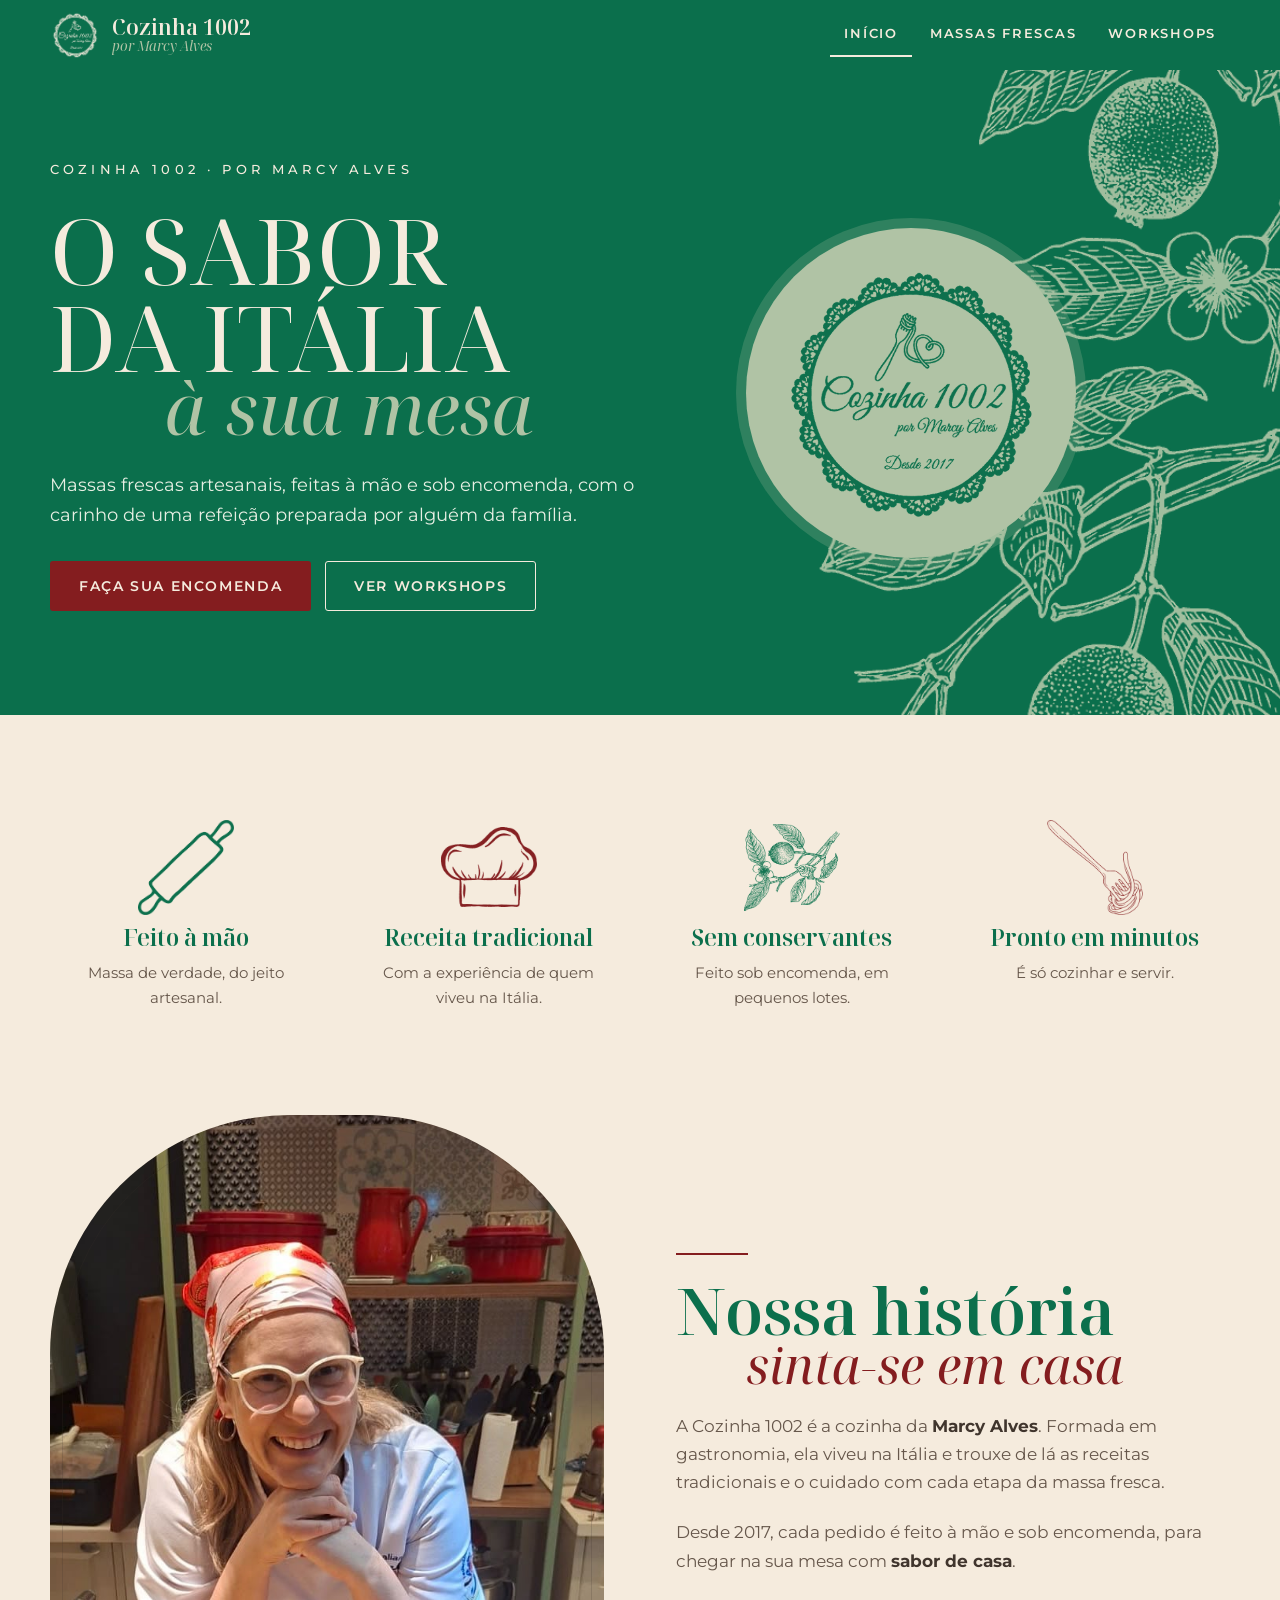
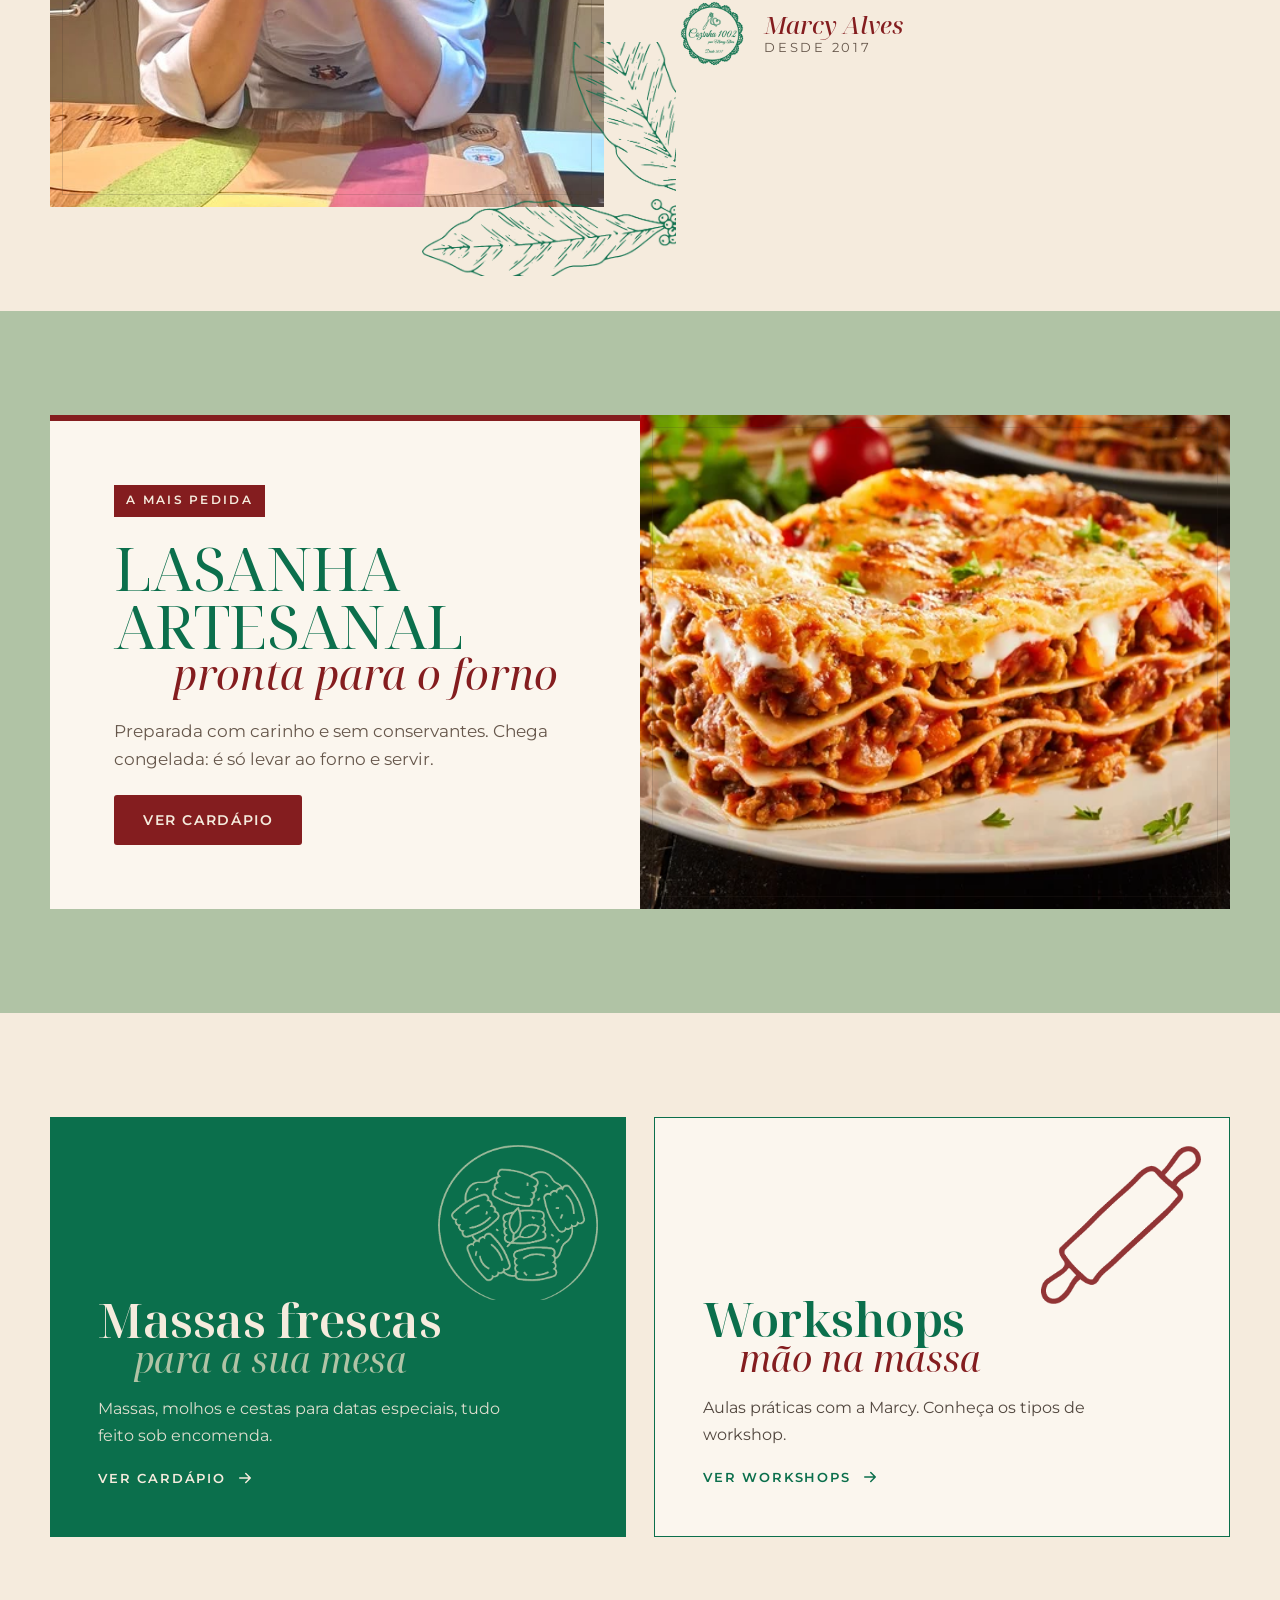
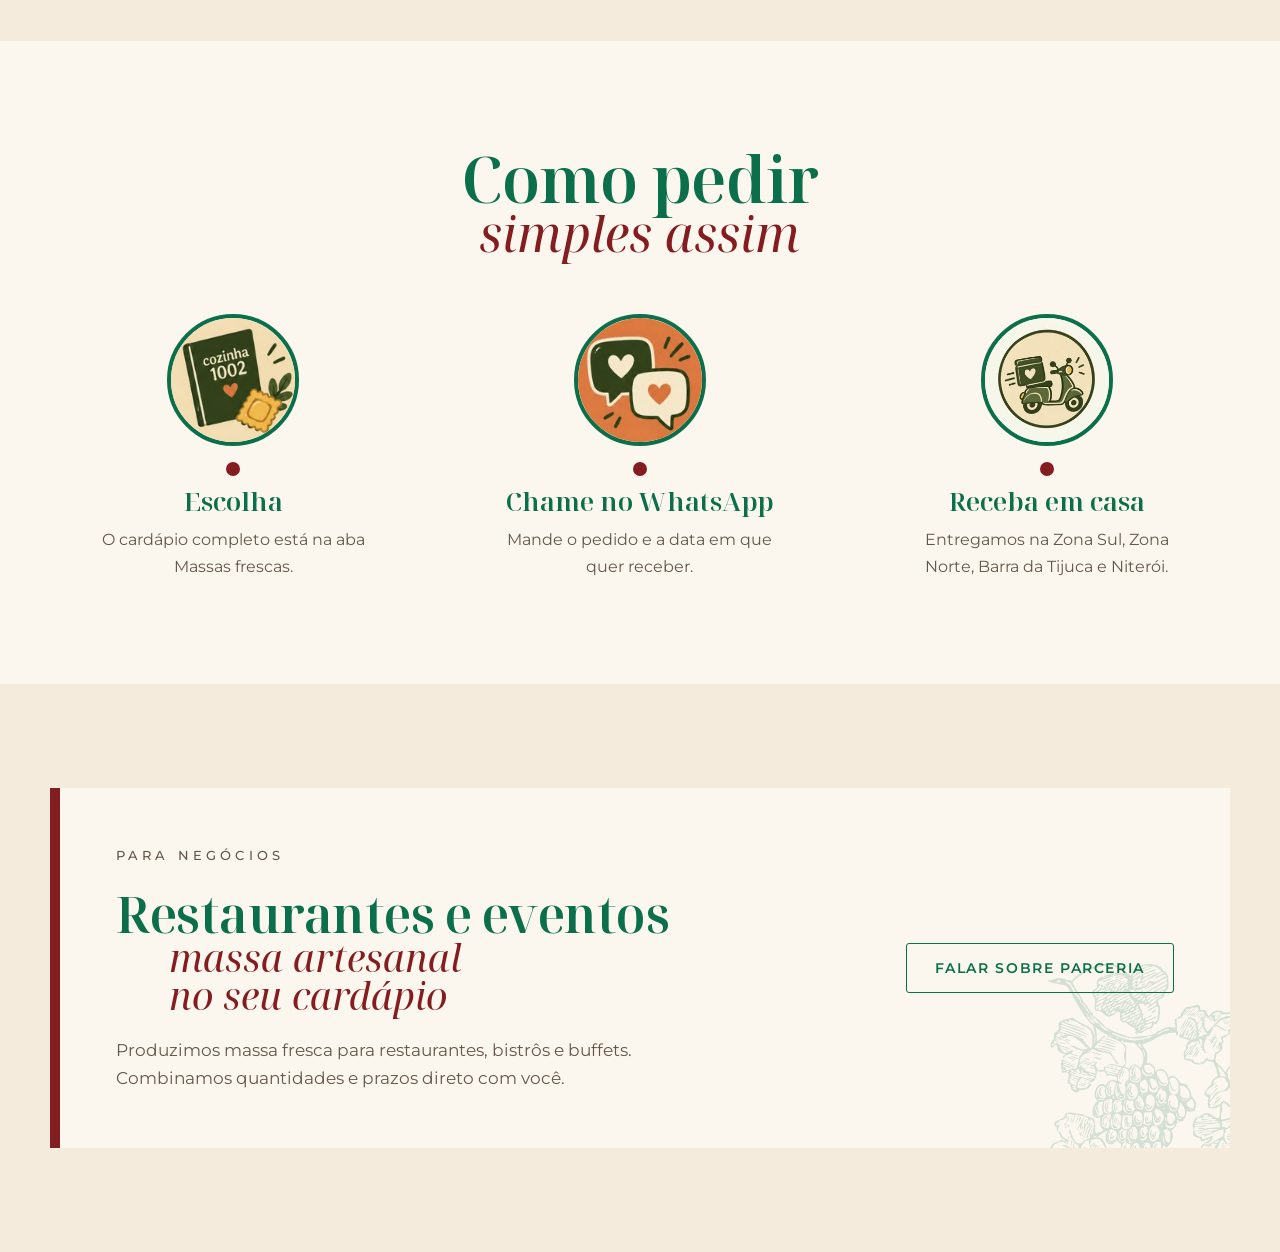
<file: index.html>
<!doctype html>
<html lang="pt-BR">
<head>
<meta charset="utf-8">
<meta name="viewport" content="width=device-width, initial-scale=1, viewport-fit=cover">
<title>Cozinha 1002</title>
<meta name="description" content="Cozinha 1002 por Marcy Alves: massas frescas artesanais feitas à mão, sob encomenda, no Rio de Janeiro. Desde 2017.">
<link rel="preconnect" href="https://fonts.googleapis.com">
<link rel="preconnect" href="https://fonts.gstatic.com" crossorigin>
<link rel="stylesheet" href="https://fonts.googleapis.com/css2?family=Montserrat:wght@400;500;600;700&family=Noto+Serif+Display:ital,wght@0,400;0,600;0,700;1,400;1,500&display=swap">
<link rel="stylesheet" href="style.css">
</head>
<body>

<header class="topo faixa">
  <div class="miolo">
    <a class="marca" href="#inicio" aria-label="Cozinha 1002, página inicial">
      <img class="logo" src="img/logo-creme.png" alt="" width="50" height="50">
      <span class="marca-nome"><b>Cozinha 1002</b><i>por Marcy Alves</i></span>
    </a>
    <!-- ============================================================
         MASSAS FRESCAS = site publicado no Canva (abre direto, inteiro).
         O Canva não deixa esse site ser carregado dentro de outro
         (X-Frame-Options: SAMEORIGIN), então o menu leva até ele.
         Se o endereço do site do Canva mudar, troque em TODOS os links
         com class="link-cardapio" (menu, capa, lasanha e porta verde).
         No Canva, ponha um botão "Voltar ao início" apontando para cá.

         WORKSHOPS = mesma ideia: site publicado no Canva.
         Se o endereço mudar, troque em TODOS os links com
         class="link-workshops" (menu, capa e porta clara).
         ============================================================ -->
    <nav class="menu" aria-label="Menu principal">
      <a href="#inicio">Início</a>
      <a class="link-cardapio" href="https://platypus-v4bv8j.my.canva.site/c-pia-de-card-pio-cozinha-1002-site">Massas frescas</a>
      <a class="link-workshops" href="https://platypus-v4bv8j.my.canva.site/c-pia-de-workshops-cozinha-1002-site">Workshops</a>
    </nav>
  </div>
</header>

<main>

  <!-- ===================== ABA: INÍCIO (padrão) ===================== -->
  <div id="inicio">
    <section class="capa faixa">
      <span class="ilustra i-ramo-capa" aria-hidden="true"></span>
      <div class="miolo">
        <div class="capa-texto">
          <span class="sobrelinha">Cozinha 1002 · por Marcy Alves</span>
          <h1><span class="t1">O sabor da Itália</span><span class="t2">à sua mesa</span></h1>
          <p class="lead">Massas frescas artesanais, feitas à mão e sob encomenda, com o carinho de uma refeição preparada por alguém da família.</p>
          <div class="botoes">
            <a class="botao botao-vermelho link-cardapio" href="https://platypus-v4bv8j.my.canva.site/c-pia-de-card-pio-cozinha-1002-site">Faça sua encomenda</a>
            <a class="botao botao-claro link-workshops" href="https://platypus-v4bv8j.my.canva.site/c-pia-de-workshops-cozinha-1002-site">Ver workshops</a>
          </div>
        </div>
        <div class="medalha">
          <img class="logo" src="img/logo-verde.png" alt="Logo Cozinha 1002 por Marcy Alves, desde 2017" width="420" height="420">
        </div>
      </div>
    </section>

    <section class="secao faixa" aria-label="O que nos define">
      <div class="miolo">
        <ul class="valores">
          <li><span class="ilustra i-rolo" aria-hidden="true"></span><h3>Feito à mão</h3><p>Massa de verdade, do jeito artesanal.</p></li>
          <li><span class="ilustra i-chapeu" aria-hidden="true"></span><h3>Receita tradicional</h3><p>Com a experiência de quem viveu na Itália.</p></li>
          <li><span class="ilustra i-ramo" aria-hidden="true"></span><h3>Sem conservantes</h3><p>Feito sob encomenda, em pequenos lotes.</p></li>
          <li><span class="ilustra i-garfo" aria-hidden="true"></span><h3>Pronto em minutos</h3><p>É só cozinhar e servir.</p></li>
        </ul>
      </div>
    </section>

    <section class="secao junto faixa" aria-labelledby="titulo-historia">
      <div class="miolo">
        <div class="dupla">
          <div class="historia-foto">
            <div class="foto"><img src="img/marcy.jpg" alt="Marcy Alves sorrindo na cozinha, com tiras de massa fresca colorida na bancada" width="704" height="1252" loading="lazy" style="object-position: center 40%"></div>
            <span class="ilustra i-folhas" aria-hidden="true"></span>
          </div>
          <div class="texto">
            <hr class="fio">
            <h2 class="titulo" id="titulo-historia"><span class="t1">Nossa história</span><span class="t2">sinta-se em casa</span></h2>
            <p>A Cozinha 1002 é a cozinha da <strong>Marcy Alves</strong>. Formada em gastronomia, ela viveu na Itália e trouxe de lá as receitas tradicionais e o cuidado com cada etapa da massa fresca.</p>
            <p>Desde 2017, cada pedido é feito à mão e sob encomenda, para chegar na sua mesa com <strong>sabor de casa</strong>.</p>
            <div class="assinatura-marcy">
              <img class="logo" src="img/logo-verde.png" alt="" width="72" height="72">
              <span><b>Marcy Alves</b><small>Desde 2017</small></span>
            </div>
          </div>
        </div>
      </div>
    </section>

    <section class="secao pastel faixa" aria-labelledby="titulo-lasanha">
      <div class="miolo">
        <div class="lasanha">
          <div class="texto">
            <span class="selo">A mais pedida</span>
            <h2 class="titulo" id="titulo-lasanha"><span class="t1">Lasanha artesanal</span><span class="t2">pronta para o forno</span></h2>
            <p>Preparada com carinho e sem conservantes. Chega congelada: é só levar ao forno e servir.</p>
            <a class="botao botao-vermelho link-cardapio" href="https://platypus-v4bv8j.my.canva.site/c-pia-de-card-pio-cozinha-1002-site">Ver cardápio</a>
          </div>
          <div class="foto"><img src="img/lasanha.webp" alt="Fatia de lasanha à bolonhesa gratinada, servida no prato" width="640" height="400" loading="lazy"></div>
        </div>
      </div>
    </section>

    <section class="secao faixa" aria-label="Encomendas e workshops">
      <div class="miolo">
        <div class="portas">
          <a class="porta verde link-cardapio" href="https://platypus-v4bv8j.my.canva.site/c-pia-de-card-pio-cozinha-1002-site">
            <span class="ilustra i-ravioli" aria-hidden="true"></span>
            <h2 class="titulo"><span class="t1">Massas frescas</span><span class="t2">para a sua mesa</span></h2>
            <p>Massas, molhos e cestas para datas especiais, tudo feito sob encomenda.</p>
            <span class="seta">Ver cardápio <svg viewBox="0 0 24 24" fill="none" stroke="currentColor" stroke-width="2" stroke-linecap="round" stroke-linejoin="round" aria-hidden="true"><path d="M5 12h14M13 6l6 6-6 6"/></svg></span>
          </a>
          <a class="porta clara link-workshops" href="https://platypus-v4bv8j.my.canva.site/c-pia-de-workshops-cozinha-1002-site">
            <span class="ilustra i-rolo vermelho" aria-hidden="true"></span>
            <h2 class="titulo"><span class="t1">Workshops</span><span class="t2">mão na massa</span></h2>
            <p>Aulas práticas com a Marcy. Conheça os tipos de workshop.</p>
            <span class="seta" style="color: var(--verde)">Ver workshops <svg viewBox="0 0 24 24" fill="none" stroke="currentColor" stroke-width="2" stroke-linecap="round" stroke-linejoin="round" aria-hidden="true"><path d="M5 12h14M13 6l6 6-6 6"/></svg></span>
          </a>
        </div>
      </div>
    </section>

    <section class="secao papel faixa" aria-labelledby="titulo-pedir">
      <div class="miolo">
        <div class="cabeca centro">
          <h2 class="titulo centro" id="titulo-pedir"><span class="t1">Como pedir</span><span class="t2">simples assim</span></h2>
        </div>
        <ol class="passos">
          <li>
            <span class="icone"><img src="img/icone-cardapio.jpg" alt=""></span>
            <span class="ponto" aria-hidden="true"></span>
            <h3>Escolha</h3>
            <p>O cardápio completo está na aba Massas frescas.</p>
          </li>
          <li>
            <span class="icone"><img src="img/icone-conversa.jpg" alt=""></span>
            <span class="ponto" aria-hidden="true"></span>
            <h3>Chame no WhatsApp</h3>
            <p>Mande o pedido e a data em que quer receber.</p>
          </li>
          <li>
            <span class="icone"><img src="img/icone-delivery.jpg" alt=""></span>
            <span class="ponto" aria-hidden="true"></span>
            <h3>Receba em casa</h3>
            <p>Entregamos na Zona Sul, Zona Norte, Barra da Tijuca e Niterói.</p>
          </li>
        </ol>
      </div>
    </section>

    <section class="secao faixa" aria-labelledby="titulo-negocios">
      <div class="miolo">
        <div class="negocios">
          <span class="ilustra i-uvas" aria-hidden="true"></span>
          <div class="texto">
            <span class="sobrelinha" style="color: var(--marrom-suave)">Para negócios</span>
            <h2 class="titulo" id="titulo-negocios"><span class="t1">Restaurantes e eventos</span><span class="t2">massa artesanal no seu cardápio</span></h2>
            <p>Produzimos massa fresca para restaurantes, bistrôs e buffets. Combinamos quantidades e prazos direto com você.</p>
          </div>
          <div class="botoes"><a class="botao botao-verde" href="https://wa.me/5521966134875" target="_blank" rel="noopener">Falar sobre parceria</a></div>
        </div>
      </div>
    </section>
  </div>

</main>

</body>
</html>
</file>
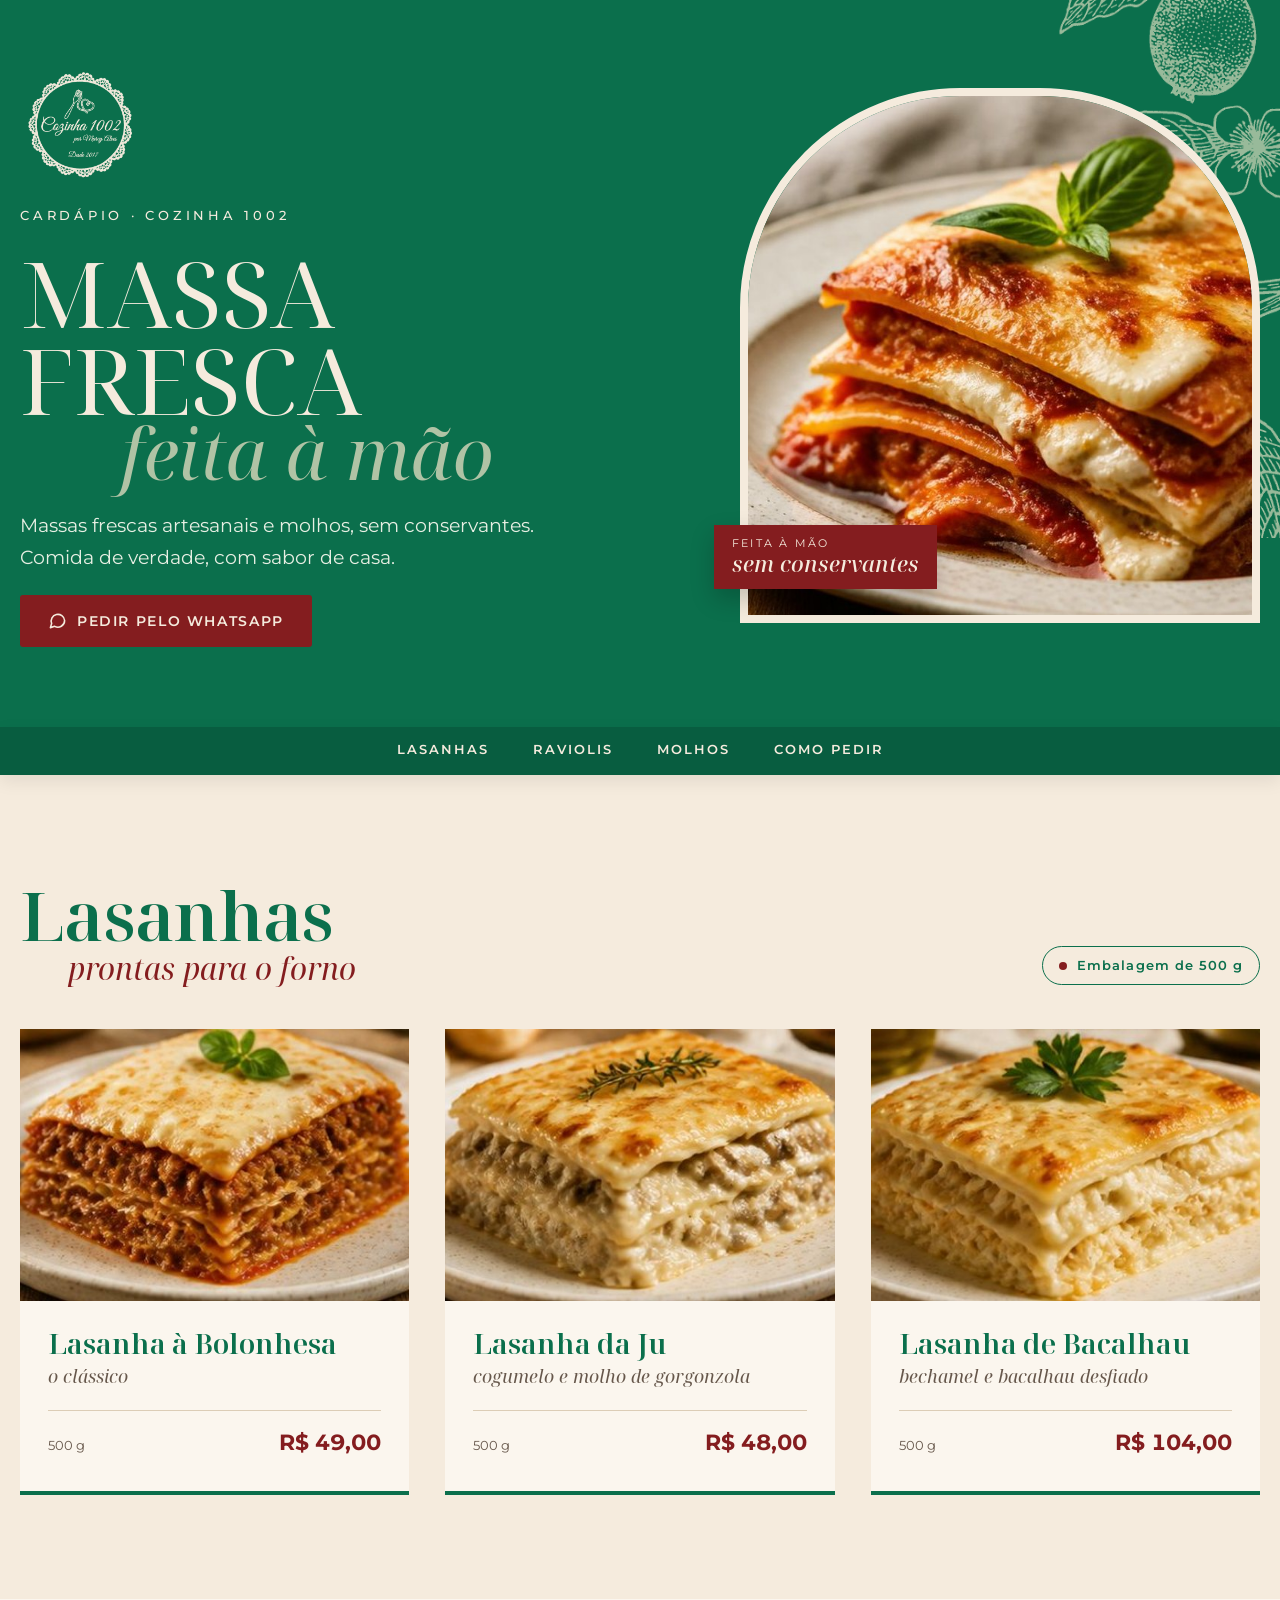
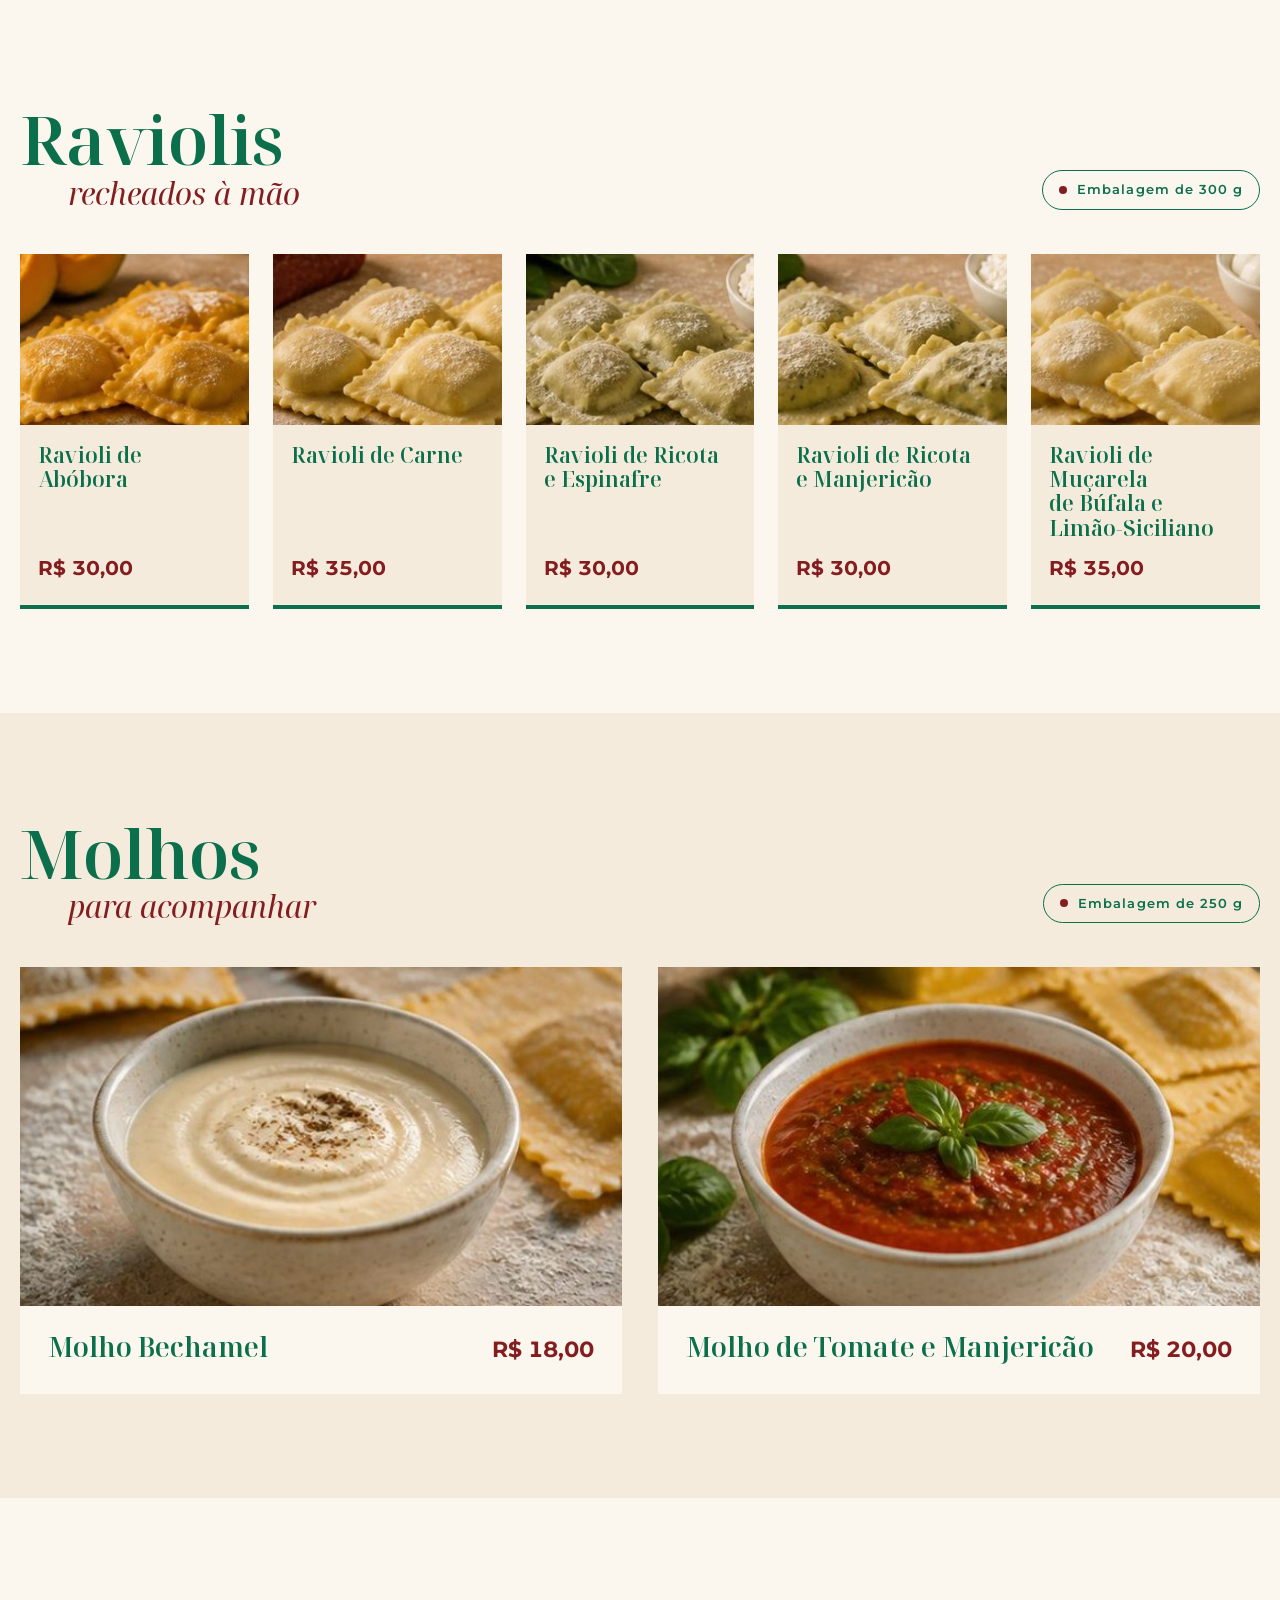
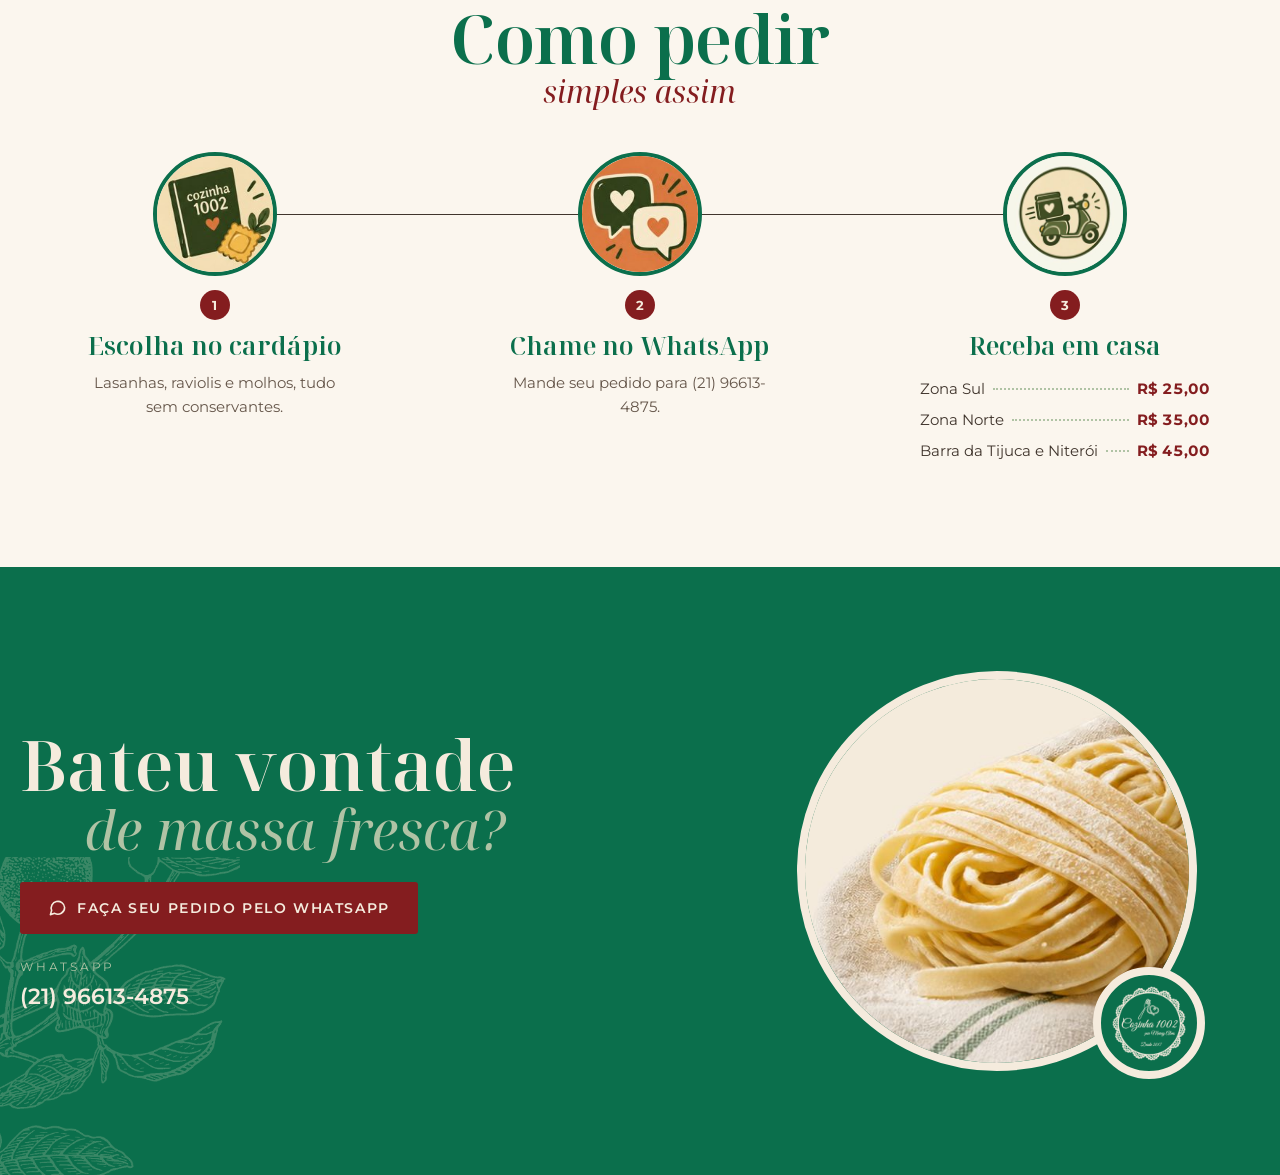
<file: cardapio/index.html>
<!doctype html>
<html lang="pt-BR">
<head>
<meta charset="utf-8">
<meta name="viewport" content="width=device-width, initial-scale=1, viewport-fit=cover">
<title>Cardápio Cozinha 1002</title>
<meta name="description" content="Cardápio da Cozinha 1002 por Marcy Alves: lasanhas, raviolis e molhos artesanais, sem conservantes. Pedidos pelo WhatsApp.">
<link rel="preconnect" href="https://fonts.googleapis.com">
<link rel="preconnect" href="https://fonts.gstatic.com" crossorigin>
<link rel="stylesheet" href="https://fonts.googleapis.com/css2?family=Montserrat:wght@400;500;600;700&family=Noto+Serif+Display:ital,wght@0,400;0,600;1,400;1,500&display=swap">
<link rel="stylesheet" href="style.css">
</head>
<body>

<header class="capa faixa">
  <img class="deco ramo" src="img/ramo-capa-pastel.png" alt="">
  <div class="miolo">
    <div class="capa-texto">
      <img class="logo" src="img/logo-creme.png" alt="Cozinha 1002 por Marcy Alves, desde 2017" width="104" height="104">
      <span class="sobrelinha">Cardápio · Cozinha 1002</span>
      <h1><span class="t1">Massa fresca</span><span class="t2">feita à mão</span></h1>
      <p class="lead">Massas frescas artesanais e molhos, sem conservantes. Comida de verdade, com sabor de casa.</p>
      <a class="botao" href="https://wa.me/5521966134875">
        <svg viewBox="0 0 24 24" fill="none" stroke="currentColor" stroke-width="2" stroke-linecap="round" stroke-linejoin="round" aria-hidden="true"><path d="M21 12a8.5 8.5 0 0 1-12.6 7.4L3 21l1.6-5.2A8.5 8.5 0 1 1 21 12z"/></svg>
        Pedir pelo WhatsApp
      </a>
    </div>
    <div class="capa-foto">
      <img src="img/lasanha-capa.jpg" alt="Fatia de lasanha à bolonhesa" width="739" height="760">
      <div class="selo-preco"><small>Feita à mão</small><b>sem conservantes</b></div>
    </div>
  </div>
</header>

<nav class="atalhos faixa" aria-label="Seções do cardápio">
  <ul class="miolo">
    <li><a href="#lasanhas">Lasanhas</a></li>
    <li><a href="#raviolis">Raviolis</a></li>
    <li><a href="#molhos">Molhos</a></li>
    <li><a href="#como-pedir">Como pedir</a></li>
  </ul>
</nav>

<main>

  <section class="secao faixa" id="lasanhas" aria-labelledby="t-lasanhas">
    <div class="miolo">
      <div class="cabeca">
        <h2 class="titulo" id="t-lasanhas"><span class="t1">Lasanhas</span><span class="t2">prontas para o forno</span></h2>
        <span class="embalagem">Embalagem de 500 g</span>
      </div>
      <div class="lasanhas">
        <article class="lasanha">
          <img src="img/lasanha-bolonhesa.jpg" alt="Lasanha à bolonhesa" width="479" height="334">
          <div class="lasanha-corpo">
            <h3>Lasanha à Bolonhesa</h3>
            <p class="desc">o clássico</p>
            <div class="linha-preco"><span>500 g</span><span class="pontos"></span><span class="preco">R$ 49,00</span></div>
          </div>
        </article>
        <article class="lasanha">
          <img src="img/lasanha-da-ju.jpg" alt="Lasanha da Ju, com cogumelo e molho de gorgonzola" width="479" height="334">
          <div class="lasanha-corpo">
            <h3>Lasanha da Ju</h3>
            <p class="desc">cogumelo e molho de gorgonzola</p>
            <div class="linha-preco"><span>500 g</span><span class="pontos"></span><span class="preco">R$ 48,00</span></div>
          </div>
        </article>
        <article class="lasanha">
          <img src="img/lasanha-bacalhau.jpg" alt="Lasanha de bacalhau" width="479" height="334">
          <div class="lasanha-corpo">
            <h3>Lasanha de Bacalhau</h3>
            <p class="desc">bechamel e bacalhau desfiado</p>
            <div class="linha-preco"><span>500 g</span><span class="pontos"></span><span class="preco">R$ 104,00</span></div>
          </div>
        </article>
      </div>
    </div>
  </section>

  <section class="secao papel faixa" id="raviolis" aria-labelledby="t-raviolis">
    <div class="miolo">
      <div class="cabeca">
        <h2 class="titulo" id="t-raviolis"><span class="t1">Raviolis</span><span class="t2">recheados à mão</span></h2>
        <span class="embalagem">Embalagem de 300 g</span>
      </div>
        <ul class="lista">
          <li class="item">
            <img src="img/ravioli-abobora.jpg" alt="Ravioli de abóbora" width="499" height="236">
            <h3>Ravioli de Abóbora</h3>
            <span class="preco">R$ 30,00</span>
          </li>
          <li class="item">
            <img src="img/ravioli-carne.jpg" alt="Ravioli de carne" width="499" height="236">
            <h3>Ravioli de Carne</h3>
            <span class="preco">R$ 35,00</span>
          </li>
          <li class="item">
            <img src="img/ravioli-ricota-espinafre.jpg" alt="Ravioli de ricota e espinafre" width="479" height="236">
            <h3>Ravioli de Ricota e Espinafre</h3>
            <span class="preco">R$ 30,00</span>
          </li>
          <li class="item">
            <img src="img/ravioli-ricota-manjericao.jpg" alt="Ravioli de ricota e manjericão" width="578" height="236">
            <h3>Ravioli de Ricota e Manjericão</h3>
            <span class="preco">R$ 30,00</span>
          </li>
          <li class="item">
            <img src="img/ravioli-bufala-limao.jpg" alt="Ravioli de muçarela de búfala e limão-siciliano" width="599" height="236">
            <h3>Ravioli de Muçarela de Búfala e Limão-Siciliano</h3>
            <span class="preco">R$ 35,00</span>
          </li>
        </ul>
    </div>
  </section>

  <section class="secao faixa" id="molhos" aria-labelledby="t-molhos">
    <div class="miolo">
      <div class="cabeca">
        <h2 class="titulo" id="t-molhos"><span class="t1">Molhos</span><span class="t2">para acompanhar</span></h2>
        <span class="embalagem">Embalagem de 250 g</span>
      </div>
      <div class="molhos">
        <article class="molho">
          <img src="img/molho-bechamel.jpg" alt="Molho bechamel" width="578" height="354">
          <div class="molho-corpo"><h3>Molho Bechamel</h3><span class="preco">R$ 18,00</span></div>
        </article>
        <article class="molho">
          <img src="img/molho-tomate.jpg" alt="Molho de tomate e manjericão" width="598" height="354">
          <div class="molho-corpo"><h3>Molho de Tomate e Manjericão</h3><span class="preco">R$ 20,00</span></div>
        </article>
      </div>
    </div>
  </section>

  <section class="secao papel faixa" id="como-pedir" aria-labelledby="t-pedir">
    <div class="miolo">
      <div class="cabeca" style="justify-content: center; text-align: center">
        <h2 class="titulo" id="t-pedir" style="justify-items: center"><span class="t1">Como pedir</span><span class="t2" style="padding-left: 0">simples assim</span></h2>
      </div>
      <ol class="passos">
        <li>
          <span class="icone"><img src="img/icone-cardapio.jpg" alt=""></span>
          <span class="num" aria-hidden="true">1</span>
          <h3>Escolha no cardápio</h3>
          <p>Lasanhas, raviolis e molhos, tudo sem conservantes.</p>
        </li>
        <li>
          <span class="icone"><img src="img/icone-conversa.jpg" alt=""></span>
          <span class="num" aria-hidden="true">2</span>
          <h3>Chame no WhatsApp</h3>
          <p>Mande seu pedido para (21) 96613-4875.</p>
        </li>
        <li>
          <span class="icone"><img src="img/icone-delivery.jpg" alt=""></span>
          <span class="num" aria-hidden="true">3</span>
          <h3>Receba em casa</h3>
          <dl class="taxas">
            <div><dt>Zona Sul</dt><span class="pontos"></span><dd class="preco">R$ 25,00</dd></div>
            <div><dt>Zona Norte</dt><span class="pontos"></span><dd class="preco">R$ 35,00</dd></div>
            <div><dt>Barra da Tijuca e Niterói</dt><span class="pontos"></span><dd class="preco">R$ 45,00</dd></div>
          </dl>
        </li>
      </ol>
    </div>
  </section>

  <section class="chamada faixa" aria-labelledby="t-chamada">
    <img class="deco ramo" src="img/ramo-capa-pastel.png" alt="">
    <div class="miolo">
      <div class="chamada-texto">
        <h2 id="t-chamada"><span class="t1">Bateu vontade</span><span class="t2">de massa fresca?</span></h2>
        <a class="botao" href="https://wa.me/5521966134875">
          <svg viewBox="0 0 24 24" fill="none" stroke="currentColor" stroke-width="2" stroke-linecap="round" stroke-linejoin="round" aria-hidden="true"><path d="M21 12a8.5 8.5 0 0 1-12.6 7.4L3 21l1.6-5.2A8.5 8.5 0 1 1 21 12z"/></svg>
          Faça seu pedido pelo WhatsApp
        </a>
        <div class="whats-numero"><span>WhatsApp</span><b>(21) 96613-4875</b></div>
      </div>
      <div class="chamada-foto">
        <img src="img/massa-fresca.jpg" alt="Ninho de massa fresca" width="490" height="520">
        <img class="logo" src="img/logo-creme.png" alt="" width="112" height="112">
      </div>
    </div>
  </section>

</main>


<div class="barra-whats">
  <a class="botao" href="https://wa.me/5521966134875">
    <svg viewBox="0 0 24 24" fill="none" stroke="currentColor" stroke-width="2" stroke-linecap="round" stroke-linejoin="round" aria-hidden="true"><path d="M21 12a8.5 8.5 0 0 1-12.6 7.4L3 21l1.6-5.2A8.5 8.5 0 1 1 21 12z"/></svg>
    Pedir pelo WhatsApp
  </a>
</div>

</body>
</html>
</file>
<file: style.css>
/* Cozinha 1002 · HTML + CSS puro, seguindo o Brandbook (manual da marca)
   Cores: verde principal, creme neutro, vermelho, verde acinzentado pastel, marrom.
   Tipos: Noto Serif Display (títulos), Noto Serif Display Itálico (subtítulos), Montserrat (textos).
   Layout: faixas de largura total; ilustrações botânicas do manual como ornamento; abas por :target (sem JS). */
:root {
  --verde: #0b6f4c;
  --verde-escuro: #085d40;
  --creme: #f5ebdd;
  --vermelho: #841d1f;
  --vermelho-escuro: #6a1618;
  --pastel: #b0c3a5;
  --marrom: #40352d;

  --papel: #fbf6ee;
  --creme-2: #ecdfcb;
  --marrom-suave: #66574b;
  --linha: #dccdb6;

  --titulo: "Noto Serif Display", "Playfair Display", Georgia, "Times New Roman", serif;
  --texto: "Montserrat", "Lato", "Open Sans", system-ui, -apple-system, "Segoe UI", sans-serif;

  --largura: 1180px;
  color-scheme: light;
}

* { box-sizing: border-box; }
html { scroll-behavior: smooth; }
/* Cursor: garfo em pixel art (ponta do dente em 2,5). Nos links também, no lugar da mãozinha. */
html { cursor: url("img/cursor-garfo.png") 2 5, auto; }
a, button { cursor: url("img/cursor-garfo.png") 2 5, pointer; }
body {
  margin: 0;
  background: var(--creme);
  color: var(--marrom);
  font-family: var(--texto);
  font-size: 16.5px;
  line-height: 1.7;
  overflow-x: hidden;
}
img { max-width: 100%; display: block; }
a { color: inherit; }
:focus-visible { outline: 3px solid var(--vermelho); outline-offset: 3px; }
.verde :focus-visible, .capa :focus-visible, .rodape :focus-visible, .topo :focus-visible { outline-color: var(--creme); }

.faixa {
  position: relative;
  padding-left: max(16px, env(safe-area-inset-left, 0px));
  padding-right: max(16px, env(safe-area-inset-right, 0px));
}
.miolo { position: relative; max-width: var(--largura); margin-inline: auto; }
p { margin: 0; }
h1, h2, h3 { margin: 0; font-family: var(--titulo); font-weight: 600; line-height: 1.05; text-wrap: balance; }

/* ---------- Ilustrações do manual (PNG nas cores da marca) ---------- */
.ilustra { display: block; pointer-events: none; background: var(--img) center / contain no-repeat; }
.i-ramo-capa { --img: url("img/ramo-capa-pastel.png"); aspect-ratio: 900 / 1170; }
.i-ramo { --img: url("img/ramo-verde.png"); aspect-ratio: 700 / 634; }
.i-ramo.vermelho { --img: url("img/ramo-vermelho.png"); }
.i-folhas { --img: url("img/folhas-verde.png"); aspect-ratio: 560 / 515; }
.i-ravioli { --img: url("img/ravioli-pastel.png"); aspect-ratio: 460 / 445; }
.i-ravioli.verde { --img: url("img/ravioli-verde.png"); }
.i-uvas { --img: url("img/uvas-verde.png"); aspect-ratio: 600 / 611; }
.i-rolo { --img: url("img/rolo-verde.png"); aspect-ratio: 450 / 445; }
.i-rolo.vermelho { --img: url("img/rolo-vermelho.png"); }
.i-chapeu { --img: url("img/chapeu-vermelho.png"); aspect-ratio: 500 / 416; }
.i-chapeu.pastel { --img: url("img/chapeu-pastel.png"); }
.i-garfo { --img: url("img/garfo-vermelho.png"); aspect-ratio: 500 / 495; }
img.logo { height: auto; }

/* ---------- Tipografia da marca ---------- */
.sobrelinha {
  font-family: var(--texto); font-weight: 500; font-size: 13px;
  letter-spacing: 0.32em; text-transform: uppercase;
}
.titulo { display: grid; justify-items: start; }
.titulo .t1 { font-size: clamp(38px, 5.4vw, 64px); letter-spacing: -0.01em; color: var(--verde); }
.titulo .t2 {
  font-style: italic; font-weight: 400; font-size: clamp(30px, 4.2vw, 50px);
  color: var(--vermelho); line-height: 1; margin-top: -0.08em; padding-left: 1.4em;
}
.titulo.centro { justify-items: center; text-align: center; }
.titulo.centro .t2 { padding-left: 0; }
.fio { width: 72px; height: 2px; background: var(--vermelho); border: 0; margin: 0; }

/* ---------- Botões ---------- */
.botoes { display: flex; flex-wrap: wrap; gap: 14px; align-items: center; }
.botao {
  display: inline-flex; align-items: center; justify-content: center; gap: 10px;
  min-height: 50px; padding: 12px 28px; border-radius: 3px;
  font-family: var(--texto); font-weight: 600; font-size: 13.5px;
  letter-spacing: 0.12em; text-transform: uppercase; text-decoration: none;
  border: 1.5px solid transparent; transition: background .2s, color .2s, border-color .2s;
}
.botao svg { width: 18px; height: 18px; flex: none; }
.botao-vermelho { background: var(--vermelho); color: var(--creme); }
.botao-vermelho:hover { background: var(--vermelho-escuro); }
.botao-claro { border-color: var(--creme); color: var(--creme); }
.botao-claro:hover { background: var(--creme); color: var(--verde); }
.botao-verde { border-color: var(--verde); color: var(--verde); }
.botao-verde:hover { background: var(--verde); color: var(--creme); }

/* ---------- Cabeçalho ---------- */
body::before {
  content: ""; position: fixed; inset: 0 0 auto;
  height: env(safe-area-inset-top, 0px); z-index: 10; background: var(--verde);
}
.topo { position: sticky; top: env(safe-area-inset-top, 0px); z-index: 9; background: var(--verde); color: var(--creme); }
.topo .miolo {
  display: flex; align-items: center; justify-content: space-between;
  gap: 10px 24px; flex-wrap: wrap; padding-block: 10px;
}
.marca { display: flex; align-items: center; gap: 12px; text-decoration: none; }
.marca .logo { width: 50px; }
.marca-nome { display: grid; line-height: 1.1; }
.marca-nome b { font-family: var(--titulo); font-weight: 600; font-size: 21px; }
.marca-nome i { font-family: var(--titulo); font-size: 13.5px; color: var(--pastel); }
.menu { display: flex; flex-wrap: wrap; gap: 4px; }
.menu a {
  text-decoration: none; font-weight: 600; font-size: 12.5px; letter-spacing: 0.14em; text-transform: uppercase;
  padding: 10px 14px; min-height: 44px; display: inline-flex; align-items: center;
  border-bottom: 2px solid transparent; transition: border-color .2s, color .2s;
}
.menu a:hover { border-bottom-color: var(--pastel); }
body:not(:has(.aba:target)) .menu a[href="#inicio"] { border-bottom-color: var(--creme); }

/* ---------- Abas (CSS puro) ---------- */
.aba { display: none; scroll-margin-top: 130px; }
.aba:target { display: block; animation: entra .5s ease both; }
.aba:target ~ #inicio { display: none; }
#inicio { scroll-margin-top: 130px; }
@keyframes entra { from { opacity: .3; } to { opacity: 1; } }

/* ---------- Capa (topo verde) ---------- */
.capa { background: var(--verde); color: var(--creme); overflow: hidden; }
.capa .i-ramo-capa {
  position: absolute; width: min(46vw, 560px);
  right: max(-80px, -6vw); top: -40px; opacity: .95;
}
.capa .miolo { padding-block: 88px 104px; }
.capa-texto { position: relative; z-index: 1; display: grid; gap: 26px; justify-items: start; max-width: 620px; }
.capa .sobrelinha { color: var(--creme); }
.capa h1 { display: grid; justify-items: start; }
.capa h1 .t1 {
  font-weight: 400; text-transform: uppercase; letter-spacing: 0.01em;
  font-size: clamp(44px, 7.2vw, 92px); line-height: .95; color: var(--creme);
}
.capa h1 .t2 {
  font-style: italic; font-weight: 400; font-size: clamp(36px, 5.6vw, 72px); line-height: 1;
  color: var(--pastel); padding-left: 1.6em; margin-top: -0.12em;
}
.capa .lead { font-size: 17.5px; color: #e7efe3; max-width: 34em; }
.capa .botoes { margin-top: 6px; }

.medalha {
  position: absolute; z-index: 1; right: clamp(40px, 12vw, 190px); top: 50%; translate: 0 -50%;
  width: clamp(220px, 26vw, 330px); aspect-ratio: 1; border-radius: 50%;
  background: var(--pastel); display: grid; place-items: center;
  box-shadow: 0 0 0 10px rgba(176, 195, 165, .22);
}
.medalha .logo { width: 84%; }

.capa-aba .miolo { padding-block: 72px 80px; }
.capa-aba h1 .t1 { font-size: clamp(44px, 7vw, 84px); }
.chips { display: flex; flex-wrap: wrap; gap: 10px; }
.chips span {
  border: 1px solid var(--pastel); color: var(--creme); border-radius: 999px;
  padding: 6px 16px; font-size: 14px; font-weight: 500;
}

/* ---------- Seções ---------- */
.secao .miolo { padding-block: 104px; }
.secao.junto .miolo { padding-top: 0; }
.secao.papel { background: var(--papel); }
.secao.pastel { background: var(--pastel); }
.cabeca { display: grid; gap: 18px; justify-items: start; margin-bottom: 56px; max-width: 46em; }
.cabeca.centro { justify-items: center; text-align: center; margin-inline: auto; }
.cabeca p { color: var(--marrom-suave); font-size: 17px; }

.dupla { display: grid; grid-template-columns: minmax(0, 1fr) minmax(0, 1fr); gap: 72px; align-items: center; }
.texto { display: grid; gap: 22px; justify-items: start; }
.texto > p { color: var(--marrom-suave); max-width: 33em; }
.texto > p strong { color: var(--marrom); font-weight: 700; }

/* Valores */
.valores { list-style: none; margin: 0; padding: 0; display: grid; grid-template-columns: repeat(4, minmax(0, 1fr)); gap: 32px; }
.valores li { display: grid; gap: 10px; justify-items: center; text-align: center; align-content: start; }
.valores .ilustra { width: 96px; height: 96px; }
.valores h3 { font-size: 23px; color: var(--verde); }
.valores p { color: var(--marrom-suave); font-size: 15px; max-width: 16em; }

/* Fotos: espaços reservados com o prato do manual ao fundo */
.foto {
  position: relative; overflow: hidden; background: var(--creme-2);
  aspect-ratio: 4 / 5; max-width: 100%;
  display: flex; align-items: flex-end; justify-content: flex-start;
}
.foto::before {
  content: ""; position: absolute; inset: 18% 14%; opacity: .14;
  background: url("img/prato-marrom.png") center / contain no-repeat;
}
.foto::after { content: ""; position: absolute; inset: 12px; border: 1px solid rgba(64, 53, 45, .18); pointer-events: none; }
.foto span {
  position: relative; margin: 22px; font-size: 12px; font-weight: 600; letter-spacing: .1em; text-transform: uppercase;
  color: var(--marrom-suave);
}
.foto img { position: absolute; inset: 0; width: 100%; height: 100%; object-fit: cover; }
.foto:has(img)::before { display: none; }
.foto.larga { aspect-ratio: 4 / 3; }
.foto.quadrada { aspect-ratio: 1 / 1; }

/* Nossa história */
.historia-foto { position: relative; }
.historia-foto .foto { border-radius: 240px 240px 0 0; }
.historia-foto .foto::after { border-radius: 230px 230px 0 0; }
.historia-foto .i-folhas { position: absolute; width: 46%; right: -13%; bottom: -10%; }
.assinatura-marcy { display: flex; align-items: center; gap: 16px; }
.assinatura-marcy .logo { width: 72px; }
.assinatura-marcy span { display: grid; line-height: 1.3; }
.assinatura-marcy b { font-family: var(--titulo); font-style: italic; font-weight: 500; font-size: 24px; color: var(--vermelho); }
.assinatura-marcy small { font-size: 12.5px; letter-spacing: .22em; text-transform: uppercase; color: var(--marrom-suave); }

/* Lasanha: bloco no estilo do post do manual */
.lasanha { display: grid; grid-template-columns: minmax(0, 1fr) minmax(0, 1fr); background: var(--papel); }
.lasanha .texto { padding: clamp(32px, 5vw, 64px); align-content: center; border-top: 6px solid var(--vermelho); }
.lasanha .titulo .t1 { text-transform: uppercase; font-weight: 400; font-size: clamp(38px, 5vw, 60px); line-height: .98; }
.lasanha .titulo .t2 { font-size: clamp(28px, 3.4vw, 42px); }
.lasanha .foto { aspect-ratio: auto; min-height: 380px; height: 100%; }
.selo {
  display: inline-block; background: var(--vermelho); color: var(--creme);
  font-size: 11.5px; font-weight: 600; letter-spacing: .2em; text-transform: uppercase; padding: 6px 12px;
}

/* Duas portas */
.portas { display: grid; grid-template-columns: minmax(0, 1fr) minmax(0, 1fr); gap: 28px; }
.porta {
  position: relative; overflow: hidden; text-decoration: none; min-height: 420px;
  padding: clamp(32px, 4vw, 48px); display: flex; flex-direction: column; justify-content: flex-end; gap: 18px;
  transition: transform .3s;
}
.porta:hover { transform: translateY(-4px); }
.porta .ilustra { position: absolute; top: 28px; right: 28px; width: 32%; max-width: 160px; opacity: .9; }
.porta > :not(.ilustra) { position: relative; }
.porta.verde { background: var(--verde); color: var(--creme); }
.porta.verde .titulo .t1 { color: var(--creme); }
.porta.verde .titulo .t2 { color: var(--pastel); }
.porta.clara { background: var(--papel); border: 1.5px solid var(--verde); }
.porta .titulo .t1 { font-size: clamp(34px, 4vw, 48px); }
.porta .titulo .t2 { font-size: clamp(26px, 3vw, 36px); padding-left: 1em; }
.porta p { max-width: 26em; font-size: 15.5px; opacity: .9; }
.porta .seta {
  display: inline-flex; align-items: center; gap: 10px; font-size: 13px; font-weight: 600;
  letter-spacing: .14em; text-transform: uppercase;
}
.porta .seta svg { width: 18px; height: 18px; transition: translate .25s; }
.porta:hover .seta svg { translate: 6px 0; }

/* Como pedir: linha com pontos vermelhos e ícones dos destaques */
.passos {
  list-style: none; margin: 0; padding: 0; position: relative;
  display: grid; grid-template-columns: repeat(3, minmax(0, 1fr)); gap: 40px;
}
.passos::before {
  content: ""; position: absolute; left: 16.6%; right: 16.6%; top: 66px; height: 1px; background: var(--marrom);
}
.passos li { position: relative; display: grid; gap: 12px; justify-items: center; text-align: center; }
.passos .icone {
  width: 132px; height: 132px; border-radius: 50%; overflow: hidden;
  border: 4px solid var(--verde); background: var(--papel);
}
.passos .icone img { width: 100%; height: 100%; object-fit: cover; }
.passos .ponto { width: 14px; height: 14px; border-radius: 50%; background: var(--vermelho); margin-top: 4px; }
.passos h3 { font-size: 26px; color: var(--verde); }
.passos p { color: var(--marrom-suave); font-size: 15.5px; max-width: 19em; }

/* Negócios */
.negocios {
  display: grid; grid-template-columns: minmax(0, 1.4fr) minmax(0, 1fr); gap: 40px; align-items: center;
  background: var(--papel); border-left: 10px solid var(--vermelho); padding: clamp(28px, 5vw, 56px);
  position: relative; overflow: hidden;
}
.negocios .i-uvas { position: absolute; width: 220px; right: -30px; bottom: -40px; opacity: .16; }
.negocios .botoes { position: relative; justify-content: flex-end; }
.negocios .titulo .t1 { font-size: clamp(34px, 4.2vw, 50px); }
.negocios .titulo .t2 { font-size: clamp(26px, 3.2vw, 38px); }

/* ---------- Cardápio ---------- */
.cardapio {
  position: relative; background: var(--papel); padding: clamp(28px, 6vw, 72px);
  display: grid; grid-template-columns: minmax(0, 1fr) minmax(0, 1fr); gap: 56px 80px;
  outline: 1px solid var(--linha); outline-offset: -14px;
}
.cardapio-topo { grid-column: 1 / -1; display: grid; gap: 14px; justify-items: center; text-align: center; }
.cardapio-topo .logo { width: 96px; }
.cardapio-topo .sobrelinha { color: var(--marrom-suave); font-size: 12px; }
.grupo { display: grid; gap: 24px; align-content: start; }
.grupo h3 {
  font-style: italic; font-weight: 400; font-size: 34px; color: var(--vermelho);
  display: flex; align-items: center; gap: 16px;
}
.grupo h3::after { content: ""; flex: 1; height: 1px; background: var(--vermelho); opacity: .5; }
.prato { display: grid; gap: 4px; }
.prato-linha { display: flex; align-items: baseline; gap: 10px; }
.prato-nome { font-family: var(--titulo); font-weight: 600; font-size: 21px; color: var(--verde); }
.prato .pontos { flex: 1; min-width: 24px; border-bottom: 2px dotted var(--pastel); translate: 0 -5px; }
.prato-preco { font-weight: 600; font-variant-numeric: tabular-nums; white-space: nowrap; }
.prato p { color: var(--marrom-suave); font-size: 14.5px; }
.prato .selo { justify-self: start; font-size: 10.5px; padding: 4px 9px; margin-bottom: 2px; }
.cardapio .i-ramo { position: absolute; width: 150px; top: 24px; right: 24px; opacity: .85; }
.cardapio .i-ravioli { position: absolute; width: 120px; left: 30px; top: 34px; opacity: .25; }

.galeria { display: grid; grid-template-columns: 1.4fr 1fr 1fr; gap: 20px; }
.galeria .foto { aspect-ratio: 4 / 5; }

/* ---------- Workshops ---------- */
.tipos { display: grid; grid-template-columns: repeat(3, minmax(0, 1fr)); gap: 28px; }
.tipo { background: var(--papel); display: grid; align-content: start; border-bottom: 4px solid var(--verde); }
.tipo .foto { aspect-ratio: 4 / 3; }
.tipo-corpo { padding: 26px 26px 30px; display: grid; gap: 10px; }
.tipo-num { font-family: var(--titulo); font-style: italic; font-size: 30px; line-height: 1; color: var(--vermelho); }
.tipo h3 { font-size: 26px; color: var(--verde); }
.tipo p { color: var(--marrom-suave); font-size: 15px; }

.convite {
  display: grid; grid-template-columns: auto minmax(0, 1fr) auto; gap: 40px; align-items: center;
  background: var(--verde); color: var(--creme); padding: clamp(28px, 5vw, 56px);
}
.convite .i-chapeu { width: 120px; }
.convite .titulo .t1 { color: var(--creme); font-size: clamp(32px, 4vw, 46px); }
.convite .titulo .t2 { color: var(--pastel); font-size: clamp(26px, 3vw, 36px); }
.convite p { color: #e7efe3; margin-top: 10px; }

/* ---------- Rodapé ---------- */
.rodape { background: var(--verde); color: var(--creme); overflow: hidden; }
.rodape .i-ramo-capa { position: absolute; width: 380px; left: -110px; bottom: -160px; opacity: .3; rotate: 180deg; }
.rodape .miolo { padding-block: 96px 64px; display: grid; gap: 56px; }
.chamada { display: grid; grid-template-columns: auto minmax(0, 1fr); gap: 48px; align-items: center; }
.chamada .medalha-rodape {
  width: 200px; aspect-ratio: 1; border-radius: 50%; background: var(--verde-escuro);
  display: grid; place-items: center; box-shadow: 0 0 0 8px rgba(245, 235, 221, .08);
}
.chamada .medalha-rodape .logo { width: 86%; }
.chamada .texto { gap: 24px; }
.chamada .titulo .t1 { color: var(--creme); }
.chamada .titulo .t2 { color: var(--pastel); }
.contatos {
  display: grid; grid-template-columns: repeat(4, minmax(0, 1fr)); gap: 28px;
  border-top: 1px solid rgba(245, 235, 221, .25); padding-top: 36px;
}
.contatos div { display: grid; gap: 6px; align-content: start; }
.contatos .sobrelinha { color: var(--pastel); font-size: 11.5px; letter-spacing: .24em; }
.contatos p { font-size: 17px; font-weight: 600; user-select: all; }
.faixa-vermelha { background: var(--vermelho); color: var(--creme); }
.faixa-vermelha .miolo {
  padding-block: 16px; display: flex; flex-wrap: wrap; justify-content: space-between; gap: 8px 24px;
  font-size: 14px;
}
.faixa-vermelha i { font-family: var(--titulo); font-size: 16px; }

/* ---------- Movimento ---------- */
/* Animações da aba Início. Tudo em CSS e só para quem não pediu "reduzir movimento".
   Usam scale/rotate/translate separados para não brigar com o translate da .medalha. */
@media (prefers-reduced-motion: no-preference) {

  /* Capa: o título aparece como massa saindo do rolo, linha por linha */
  #inicio .capa .sobrelinha { animation: surge .7s ease-out both; }
  #inicio .capa h1 .t1 { animation: abre-linha .9s cubic-bezier(.2, .7, .2, 1) .15s both; }
  #inicio .capa h1 .t2 { animation: abre-linha .9s cubic-bezier(.2, .7, .2, 1) .45s both; }
  #inicio .capa .lead { animation: surge .8s ease-out .7s both; }
  #inicio .capa .botoes { animation: surge .8s ease-out .85s both; }

  /* Medalha: chega girando como um prato servido na mesa, depois "respira" */
  #inicio .medalha {
    animation: serve 1.1s cubic-bezier(.25, 1.4, .5, 1) .3s both, respira 5s ease-in-out 1.6s infinite alternate;
  }

  /* Ilustrações botânicas balançam devagar, como ao vento */
  .capa .i-ramo-capa { transform-origin: 90% 0; animation: balanca 9s ease-in-out infinite alternate; }
  .historia-foto .i-folhas { transform-origin: 20% 100%; animation: balanca 7s ease-in-out infinite alternate-reverse; }
  .negocios .i-uvas { transform-origin: 50% 0; animation: balanca 8s ease-in-out infinite alternate; }

  /* Selo "A mais pedida" pendurado como etiqueta */
  .lasanha .selo { transform-origin: 50% -6px; animation: etiqueta 3.2s ease-in-out infinite alternate; }

  /* Valores: cada ilustração faz o seu gesto ao passar o mouse */
  .valores li:hover .i-rolo { animation: rola .9s ease-in-out; }
  .valores li:hover .i-chapeu { animation: pula .7s ease-out; }
  .valores li:hover .i-ramo { animation: sacode .8s ease-in-out; }
  .valores li:hover .i-garfo { animation: espeta .6s ease-in-out; }

  /* Portas: o ravioli gira e o rolo rola */
  .porta .ilustra { transition: rotate .6s ease, translate .6s ease; }
  .porta:hover .i-ravioli { rotate: 18deg; }
  .porta:hover .i-rolo { translate: -14px 0; rotate: -25deg; }

  /* Como pedir: os ícones inclinam ao passar o mouse */
  .passos .icone { transition: rotate .4s ease, scale .4s ease; }
  .passos li:hover .icone { rotate: -6deg; scale: 1.05; }

  /* Entradas ao rolar a página (navegadores com scroll-driven animations; nos outros tudo aparece normal) */
  @supports (animation-timeline: view()) {
    .valores li, #inicio .historia-foto, #inicio .dupla .texto, .lasanha, .portas .porta, .negocios {
      animation: sobe linear both; animation-timeline: view(); animation-range: entry 0% entry 80%;
    }
    .valores li:nth-child(2), .portas .porta:nth-child(2) { animation-range: entry 15% entry 95%; }
    .valores li:nth-child(3) { animation-range: entry 30% cover 30%; }
    .valores li:nth-child(4) { animation-range: entry 45% cover 40%; }
    .lasanha .foto { animation: revela linear both; animation-timeline: view(); animation-range: entry 10% cover 40%; }

    /* A linha do "Como pedir" é desenhada e os pontos vermelhos acendem em sequência */
    .passos::before {
      transform-origin: left; animation: desenha linear both;
      animation-timeline: view(); animation-range: entry 40% cover 45%;
    }
    .passos .ponto { animation: acende linear both; animation-timeline: view(); animation-range: entry 60% cover 40%; }
    .passos li:nth-child(2) .ponto { animation-range: entry 80% cover 45%; }
    .passos li:nth-child(3) .ponto { animation-range: entry 100% cover 50%; }
    @media (max-width: 760px) {
      .passos::before { transform-origin: top; animation-name: desenha-vertical; }
    }
  }
}

@keyframes surge { from { opacity: 0; translate: 0 18px; } }
@keyframes abre-linha {
  from { opacity: 0; translate: 0 .35em; clip-path: inset(-20% -20% 100% -20%); }
  to { opacity: 1; translate: 0 0; clip-path: inset(-20% -20% -20% -20%); }
}
@keyframes serve { from { opacity: 0; scale: .55; rotate: -50deg; } }
@keyframes respira {
  from { box-shadow: 0 0 0 10px rgba(176, 195, 165, .22); }
  to { box-shadow: 0 0 0 22px rgba(176, 195, 165, .08); }
}
@keyframes balanca { from { rotate: -2deg; } to { rotate: 2.5deg; } }
@keyframes etiqueta { from { rotate: -3deg; } to { rotate: 2deg; } }
@keyframes rola { 50% { translate: 14px 0; rotate: 40deg; } }
@keyframes pula { 40% { translate: 0 -14px; rotate: -6deg; } 70% { translate: 0 2px; } }
@keyframes sacode { 25% { rotate: -9deg; } 60% { rotate: 7deg; } }
@keyframes espeta { 45% { translate: -6px 8px; } }
@keyframes sobe { from { opacity: 0; translate: 0 40px; } }
@keyframes revela { from { clip-path: inset(0 0 0 100%); } to { clip-path: inset(0); } }
@keyframes desenha { from { scale: 0 1; } }
@keyframes desenha-vertical { from { scale: 1 0; } }
@keyframes acende { from { scale: 0; background: var(--pastel); } 60% { scale: 1.5; } }

@media (prefers-reduced-motion: reduce) {
  html { scroll-behavior: auto; }
  .aba:target { animation: none; }
  .porta, .botao, .porta .seta svg { transition: none; }
}

/* ---------- Responsivo ---------- */
@media (max-width: 1000px) {
  .medalha { position: relative; right: auto; top: auto; translate: none; margin-top: 48px; width: 240px; }
  .capa .i-ramo-capa { width: 340px; right: -150px; opacity: .22; }
  .capa .miolo { padding-block: 64px 72px; }
  .dupla, .lasanha, .negocios { grid-template-columns: minmax(0, 1fr); }
  .dupla { gap: 56px; }
  .historia-foto { max-width: 460px; }
  .valores { grid-template-columns: repeat(2, minmax(0, 1fr)); row-gap: 48px; }
  .cardapio { grid-template-columns: minmax(0, 1fr); gap: 44px; }
  .contatos { grid-template-columns: repeat(2, minmax(0, 1fr)); }
  .secao .miolo { padding-block: 76px; }
  .negocios .botoes { justify-content: flex-start; }
  .convite { grid-template-columns: minmax(0, 1fr); gap: 24px; }
  .lasanha .foto { min-height: 300px; }
}
@media (max-width: 760px) {
  .portas, .tipos, .galeria { grid-template-columns: minmax(0, 1fr); }
  .galeria .foto:not(:first-child) { display: none; }
  .galeria .foto:first-child { aspect-ratio: 4 / 3; }
  .porta { min-height: 340px; }
  .passos { grid-template-columns: minmax(0, 1fr); gap: 36px; }
  .passos::before { left: 50%; right: auto; top: 0; bottom: 0; width: 1px; height: auto; opacity: .25; }
  .chamada { grid-template-columns: minmax(0, 1fr); gap: 32px; }
  .chamada .medalha-rodape { width: 150px; }
  .cardapio .i-ramo { width: 90px; }
  .cardapio .i-ravioli { display: none; }
}
@media (max-width: 560px) {
  body { font-size: 16px; }
  .topo .miolo { justify-content: center; }
  .marca-nome i { display: none; }
  .menu { justify-content: center; }
  .menu a { padding: 8px 9px; font-size: 11.5px; letter-spacing: .1em; }
  .valores, .contatos { grid-template-columns: minmax(0, 1fr); }
  .capa h1 .t2, .titulo .t2 { padding-left: .6em; }
  .historia-foto .i-folhas { right: -4%; }
}
</file>
<file: cardapio/style.css>
/* Cardápio Cozinha 1002 · HTML + CSS puro, no visual do site e do Brandbook
   Cores: verde principal, creme neutro, vermelho, verde acinzentado pastel, marrom.
   Tipos: Noto Serif Display (títulos e itálicos), Montserrat (textos).
   Layout: página única pensada primeiro para o celular (link da bio), com atalhos por seção. */
:root {
  --verde: #0b6f4c;
  --verde-escuro: #085d40;
  --creme: #f5ebdd;
  --vermelho: #841d1f;
  --vermelho-escuro: #6a1618;
  --pastel: #b0c3a5;
  --marrom: #40352d;

  --papel: #fbf6ee;
  --creme-2: #ecdfcb;
  --marrom-suave: #66574b;
  --linha: #dccdb6;

  --titulo: "Noto Serif Display", "Playfair Display", Georgia, "Times New Roman", serif;
  --texto: "Montserrat", "Lato", "Open Sans", system-ui, -apple-system, "Segoe UI", sans-serif;
  --largura: 1240px;
  color-scheme: light;
}

* { box-sizing: border-box; }
html { scroll-behavior: smooth; }
body {
  margin: 0; background: var(--creme); color: var(--marrom);
  font-family: var(--texto); font-size: 16px; line-height: 1.65; overflow-x: hidden;
}
img { max-width: 100%; height: auto; display: block; }
a { color: inherit; }
:focus-visible { outline: 3px solid var(--vermelho); outline-offset: 3px; }
.capa :focus-visible, .chamada :focus-visible, .barra-whats :focus-visible { outline-color: var(--creme); }
p { margin: 0; }
h1, h2, h3 { margin: 0; font-family: var(--titulo); font-weight: 600; line-height: 1.05; text-wrap: balance; }

.faixa {
  position: relative;
  padding-left: max(16px, env(safe-area-inset-left, 0px));
  padding-right: max(16px, env(safe-area-inset-right, 0px));
}
.miolo { position: relative; max-width: var(--largura); margin-inline: auto; }
.deco { position: absolute; pointer-events: none; }

.sobrelinha { font-weight: 500; font-size: 12.5px; letter-spacing: .3em; text-transform: uppercase; }
.titulo { display: grid; justify-items: start; }
.titulo .t1 { font-size: clamp(40px, 6vw, 68px); color: var(--verde); letter-spacing: -0.01em; }
.titulo .t2 {
  font-style: italic; font-weight: 400; font-size: clamp(22px, 2.8vw, 30px); line-height: 1.1;
  color: var(--vermelho); padding-left: 1.6em; margin-top: 2px;
}

/* ---------- Botões ---------- */
.botao {
  display: inline-flex; align-items: center; justify-content: center; gap: 10px;
  min-height: 52px; padding: 12px 28px; border-radius: 3px; text-decoration: none;
  font-weight: 600; font-size: 13.5px; letter-spacing: .12em; text-transform: uppercase;
  background: var(--vermelho); color: var(--creme); transition: background .2s;
}
.botao:hover { background: var(--vermelho-escuro); }
.botao svg { width: 19px; height: 19px; flex: none; }

/* ---------- Capa ---------- */
.capa { background: var(--verde); color: var(--creme); overflow: hidden; }
.capa .ramo { width: min(40vw, 460px); right: -90px; top: -60px; opacity: .9; }
.capa .miolo {
  display: grid; grid-template-columns: minmax(0, 1.1fr) minmax(0, .9fr); gap: 56px; align-items: center;
  padding-block: 56px 72px;
}
.capa-texto { position: relative; z-index: 1; display: grid; gap: 22px; justify-items: start; }
.capa .logo { width: 104px; }
.capa h1 { display: grid; justify-items: start; }
.capa h1 .t1 {
  font-weight: 400; text-transform: uppercase; font-size: clamp(46px, 7.4vw, 92px); line-height: .95; color: var(--creme);
}
.capa h1 .t2 {
  font-style: italic; font-weight: 400; font-size: clamp(38px, 5.8vw, 72px); line-height: 1;
  color: var(--pastel); padding-left: 1.4em; margin-top: -.1em;
}
.capa .lead { font-size: 17.5px; color: #e7efe3; max-width: 30em; }
.capa-foto { position: relative; z-index: 1; justify-self: end; width: 100%; max-width: 440px; }
.capa-foto img {
  width: 100%; aspect-ratio: 739 / 760; object-fit: cover;
  border-radius: 220px 220px 0 0; border: 8px solid var(--creme);
}
.capa-foto .selo-preco {
  position: absolute; left: -26px; bottom: 34px; background: var(--vermelho); color: var(--creme);
  padding: 12px 18px; display: grid; line-height: 1.2; box-shadow: 0 10px 24px rgba(0, 0, 0, .2);
}
.selo-preco small { font-size: 11px; letter-spacing: .2em; text-transform: uppercase; }
.selo-preco b { font-family: var(--titulo); font-style: italic; font-weight: 500; font-size: 22px; }

/* Atalhos */
.atalhos { background: var(--verde-escuro); position: sticky; top: env(safe-area-inset-top, 0px); z-index: 10; box-shadow: 0 6px 18px rgba(0, 0, 0, .08); }
body::before { content: ""; position: fixed; inset: 0 0 auto; height: env(safe-area-inset-top, 0px); z-index: 11; background: var(--verde-escuro); }
.atalhos ul {
  list-style: none; margin: 0 auto; padding: 0; display: flex; flex-wrap: wrap; justify-content: center; gap: 4px 16px;
}
.atalhos a {
  display: inline-flex; align-items: center; min-height: 48px; padding: 0 14px; text-decoration: none;
  color: var(--creme); font-weight: 600; font-size: 12.5px; letter-spacing: .16em; text-transform: uppercase;
  border-bottom: 2px solid transparent;
}
.atalhos a:hover { border-bottom-color: var(--pastel); }

/* ---------- Seções ---------- */
.secao { scroll-margin-top: 56px; }
.secao .miolo { padding-block: 88px; }
.secao.papel { background: var(--papel); }
.cabeca { display: flex; flex-wrap: wrap; align-items: flex-end; justify-content: space-between; gap: 16px 32px; margin-bottom: 44px; }
.embalagem {
  display: inline-flex; align-items: center; gap: 10px; border: 1px solid var(--verde); color: var(--verde);
  padding: 8px 16px; border-radius: 999px; font-weight: 600; font-size: 13px; letter-spacing: .08em;
}
.embalagem::before { content: ""; width: 8px; height: 8px; border-radius: 50%; background: var(--vermelho); }

.preco { font-weight: 700; color: var(--vermelho); font-variant-numeric: tabular-nums; white-space: nowrap; }

/* Lasanhas: cartões com foto */
.lasanhas { display: grid; grid-template-columns: repeat(3, minmax(0, 1fr)); gap: 28px; }
.lasanha { background: var(--papel); display: grid; align-content: start; border-bottom: 4px solid var(--verde); }
.lasanha img { width: 100%; aspect-ratio: 479 / 334; object-fit: cover; }
.lasanha-corpo { padding: 24px 24px 26px; display: grid; gap: 4px; }
.lasanha h3 { font-size: 25px; color: var(--verde); }
.lasanha .desc { font-family: var(--titulo); font-style: italic; font-size: 18px; color: var(--marrom-suave); }
.lasanha .linha-preco {
  display: flex; align-items: baseline; gap: 10px; margin-top: 14px; padding-top: 14px; border-top: 1px solid var(--linha);
}
.lasanha .linha-preco span:first-child { font-size: 13px; color: var(--marrom-suave); }
.lasanha .linha-preco .pontos { flex: 1; }
.lasanha .preco { font-size: 22px; }

/* Raviolis: lista no estilo de cardápio */
.ravioli-deco { width: 170px; right: 0; top: 40px; opacity: .14; }
.lista { list-style: none; margin: 0; padding: 0; display: grid; gap: 0; border-top: 1px solid var(--vermelho); }
.item {
  display: grid; grid-template-columns: 150px minmax(0, 1fr) auto; gap: 20px; align-items: center;
  padding-block: 18px; border-bottom: 1px solid var(--linha);
}
.item img { width: 150px; aspect-ratio: 2 / 1; object-fit: cover; }
.item h3 { font-size: 21px; color: var(--verde); line-height: 1.15; }
.item .preco { font-size: 20px; }

/* Molhos */
.molhos { display: grid; grid-template-columns: repeat(2, minmax(0, 1fr)); gap: 28px; }
.molho { position: relative; display: grid; background: var(--papel); }
.molho img { width: 100%; aspect-ratio: 16 / 9; object-fit: cover; }
.molho-corpo { display: flex; align-items: baseline; justify-content: space-between; gap: 16px; padding: 22px 24px; }
.molho h3 { font-size: 24px; color: var(--verde); }
.molho .preco { font-size: 22px; }

/* ---------- Como pedir ---------- */
.passos {
  list-style: none; margin: 0; padding: 0; position: relative;
  display: grid; grid-template-columns: repeat(3, minmax(0, 1fr)); gap: 36px;
}
.passos::before { content: ""; position: absolute; left: 16.6%; right: 16.6%; top: 62px; height: 1px; background: var(--marrom); }
.passos li { position: relative; display: grid; gap: 12px; justify-items: center; text-align: center; align-content: start; }
.passos .icone { width: 124px; height: 124px; border-radius: 50%; overflow: hidden; border: 4px solid var(--verde); background: var(--papel); }
.passos .icone img { width: 100%; height: 100%; object-fit: cover; }
.passos .num {
  width: 30px; height: 30px; border-radius: 50%; background: var(--vermelho); color: var(--creme);
  display: grid; place-items: center; font-weight: 700; font-size: 13px; margin-top: 2px;
}
.passos h3 { font-size: 25px; color: var(--verde); }
.passos p { color: var(--marrom-suave); font-size: 15px; max-width: 18em; }

.taxas { width: 100%; max-width: 290px; margin: 6px 0 0; display: grid; gap: 6px; text-align: left; }
.taxas div { display: flex; align-items: baseline; gap: 8px; font-size: 14.5px; }
.taxas dt { color: var(--marrom); }
.taxas .pontos { flex: 1; border-bottom: 2px dotted var(--pastel); translate: 0 -4px; min-width: 16px; }
.taxas dd { margin: 0; }
.taxas dd.preco { font-size: 15px; }

/* ---------- Chamada final ---------- */
.chamada { background: var(--verde); color: var(--creme); overflow: hidden; }
.chamada .ramo { width: 360px; left: -120px; bottom: -150px; opacity: .3; rotate: 180deg; }
.chamada .miolo {
  display: grid; grid-template-columns: minmax(0, 1fr) minmax(0, .8fr); gap: 56px; align-items: center; padding-block: 88px;
}
.chamada-texto { position: relative; display: grid; gap: 24px; justify-items: start; }
.chamada h2 { display: grid; justify-items: start; }
.chamada h2 .t1 { font-size: clamp(40px, 6vw, 70px); color: var(--creme); }
.chamada h2 .t2 { font-style: italic; font-weight: 400; font-size: clamp(32px, 4.6vw, 54px); color: var(--pastel); padding-left: 1.2em; line-height: 1.05; }
.whats-numero { display: grid; gap: 2px; }
.whats-numero span { font-size: 11.5px; letter-spacing: .24em; text-transform: uppercase; color: var(--pastel); }
.whats-numero b { font-size: 22px; font-weight: 600; user-select: all; }
.chamada-foto { position: relative; justify-self: center; width: 100%; max-width: 360px; }
.chamada-foto img { width: 100%; aspect-ratio: 1; object-fit: cover; border-radius: 50%; border: 8px solid var(--creme); }
.chamada-foto .logo { position: absolute; width: 112px; right: -8px; bottom: -8px; background: var(--verde); border-radius: 50%; padding: 6px; }

.rodape { background: var(--vermelho); color: var(--creme); }
.rodape .miolo { padding-block: 18px; text-align: center; font-size: 14px; }
.rodape i { font-family: var(--titulo); font-size: 16px; }

/* Barra fixa do WhatsApp no celular */
.barra-whats { display: none; }

@media (prefers-reduced-motion: reduce) { html { scroll-behavior: auto; } .botao { transition: none; } }

/* ---------- Responsivo ---------- */
@media (max-width: 900px) {
  .capa .miolo, .chamada .miolo { grid-template-columns: minmax(0, 1fr); }
  .capa .miolo { gap: 44px; padding-block: 44px 56px; }
  .capa-foto { justify-self: center; max-width: 360px; }
  .capa .ramo { width: 300px; right: -140px; opacity: .25; }
  .lasanhas { grid-template-columns: repeat(2, minmax(0, 1fr)); }
  .lasanhas .lasanha:last-child { grid-column: 1 / -1; }
  .lasanhas .lasanha:last-child img { aspect-ratio: 16 / 7; }
  .ravioli-deco { display: none; }
  .secao .miolo { padding-block: 68px; }
  .chamada .miolo { padding-block: 68px; }
}
@media (max-width: 640px) {
  body { padding-bottom: calc(72px + env(safe-area-inset-bottom, 0px)); }
  .lasanhas, .molhos { grid-template-columns: minmax(0, 1fr); }
  .lasanhas .lasanha:last-child img { aspect-ratio: 479 / 334; }
  .item { grid-template-columns: 96px minmax(0, 1fr) auto; gap: 14px; }
  .item img { width: 96px; aspect-ratio: 1; }
  .item h3 { font-size: 18px; }
  .item .preco { font-size: 17px; }
  .passos { grid-template-columns: minmax(0, 1fr); gap: 44px; }
  .passos::before { display: none; }
  .capa-foto .selo-preco { left: -6px; }
  .titulo .t2, .capa h1 .t2, .chamada h2 .t2 { padding-left: .7em; }
  .atalhos a { padding: 0 9px; font-size: 11.5px; letter-spacing: .12em; }
  .barra-whats {
    display: flex; position: fixed; z-index: 20; left: 0; right: 0; bottom: 0;
    padding: 10px max(16px, env(safe-area-inset-right, 0px)) calc(10px + env(safe-area-inset-bottom, 0px)) max(16px, env(safe-area-inset-left, 0px));
    background: var(--verde); box-shadow: 0 -6px 20px rgba(0, 0, 0, .15);
  }
  .barra-whats .botao { width: 100%; }
}

/* ---------- Computador ---------- */
@media (min-width: 1100px) {
  .capa .miolo { min-height: 640px; padding-block: 64px 80px; grid-template-columns: minmax(0, 1fr) minmax(0, 1fr); }
  .capa-foto { max-width: 520px; }
  .capa .logo { width: 120px; }
  .capa .lead { font-size: 19px; }
  .secao .miolo { padding-block: 104px; }
  .lasanhas { gap: 36px; }
  .lasanha-corpo { padding: 28px 28px 30px; }
  .lasanha h3 { font-size: 28px; }

  /* Raviolis em cartões, os cinco na mesma linha */
  .lista { display: grid; grid-template-columns: repeat(5, minmax(0, 1fr)); gap: 24px; border-top: 0; }
  .item {
    display: flex; flex-direction: column; align-items: stretch; gap: 12px; padding: 0 0 20px;
    background: var(--creme); border-bottom: 4px solid var(--verde);
  }
  .item img { width: 100%; aspect-ratio: 4 / 3; }
  .item h3 { padding: 6px 18px 0; font-size: 21px; }
  .item .preco { padding: 0 18px; margin-top: auto; font-size: 20px; }

  .molhos { gap: 36px; }
  .molho-corpo { padding: 26px 28px; }
  .molho h3 { font-size: 27px; }
  .passos::before { top: 62px; }
  .chamada .miolo { padding-block: 104px; }
  .chamada-foto { max-width: 400px; }
}
@media (min-width: 1600px) {
  :root { --largura: 1360px; }
  body { font-size: 17px; }
  .capa .miolo { min-height: 720px; }
  .capa-foto { max-width: 580px; }
}
</file>
